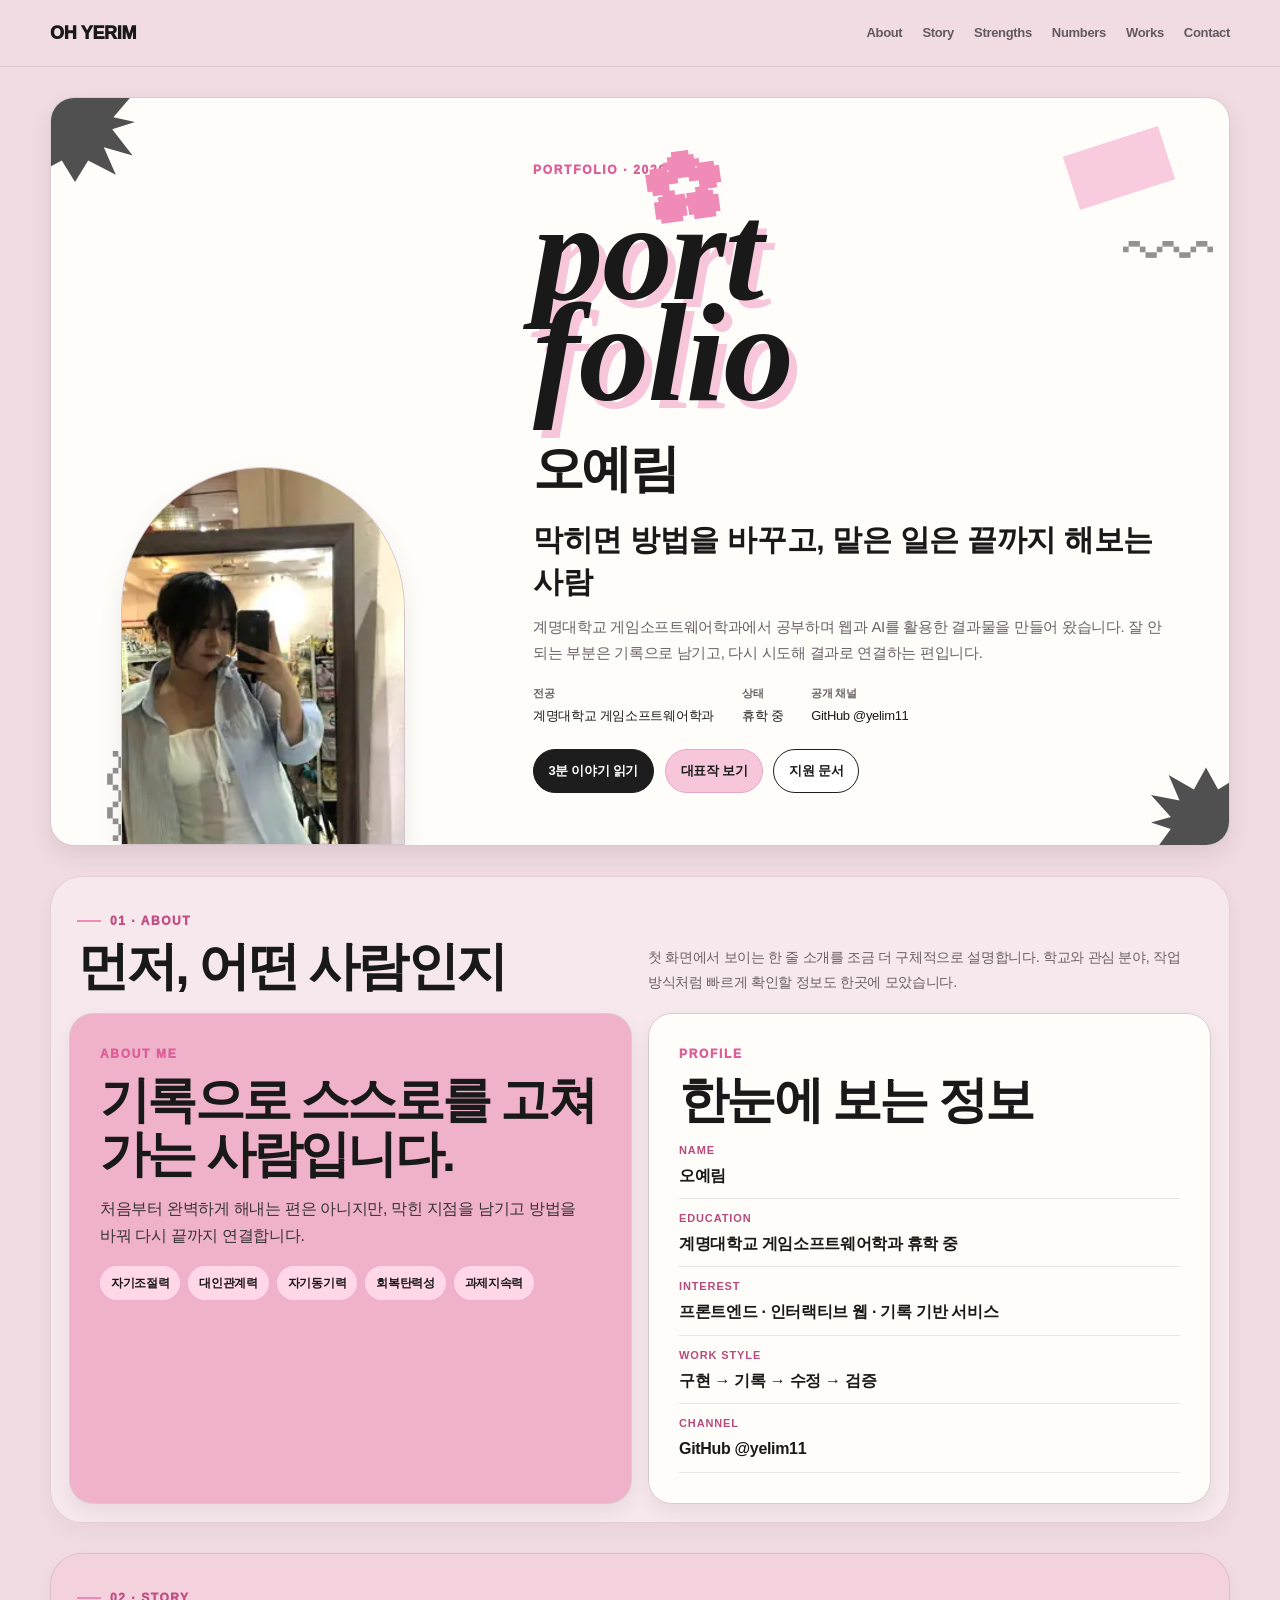
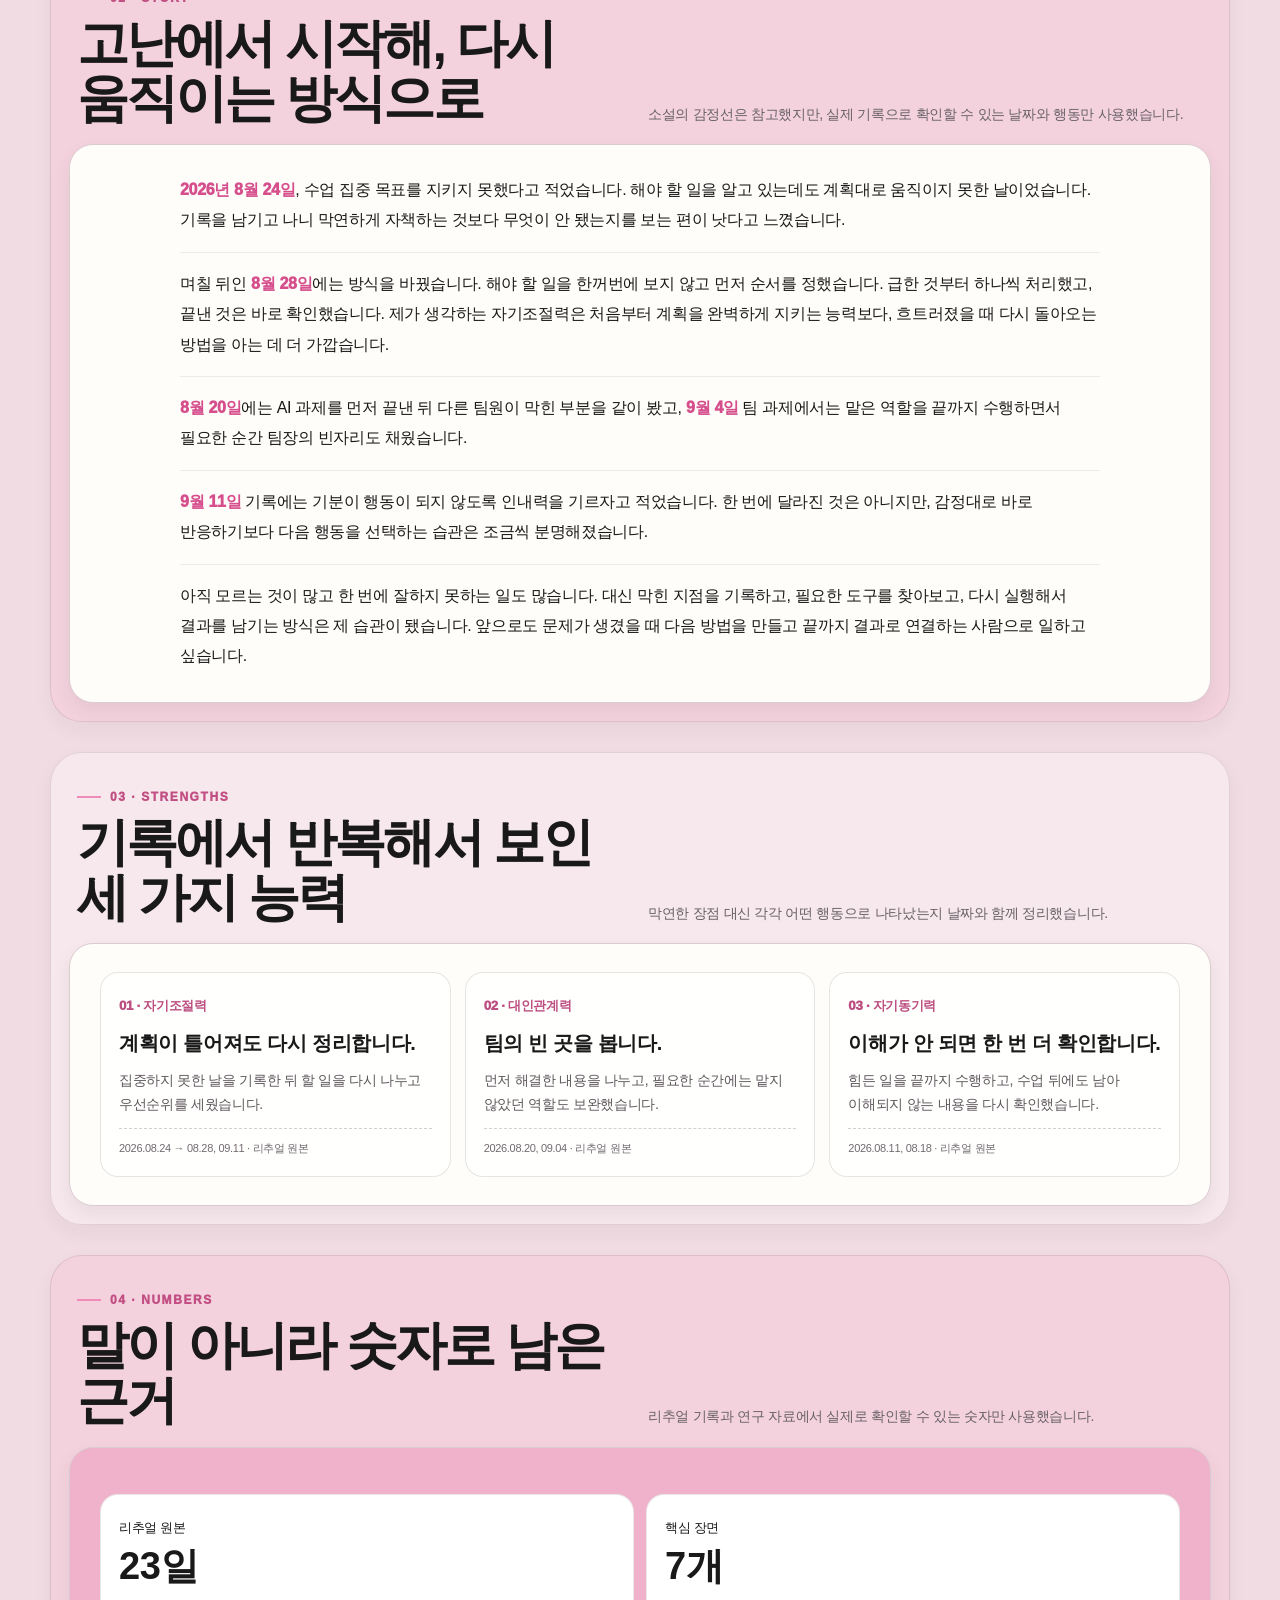
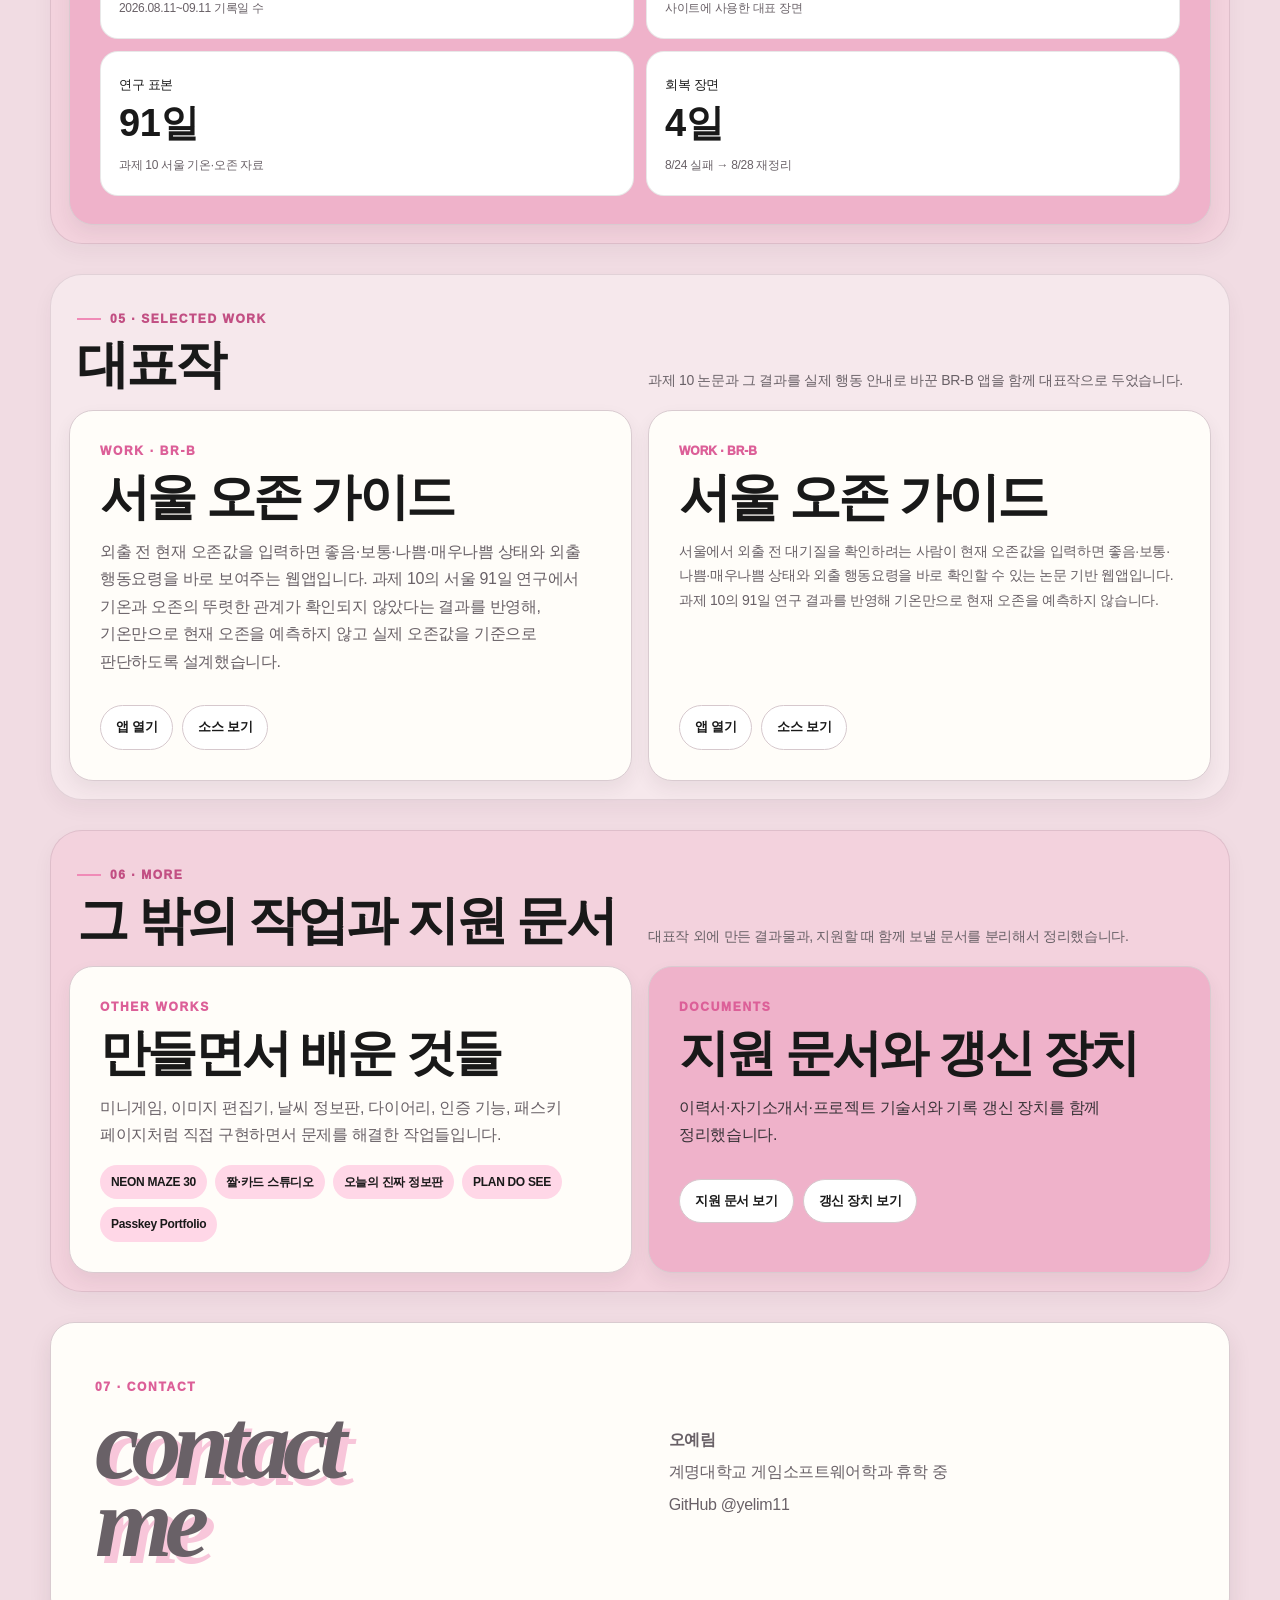
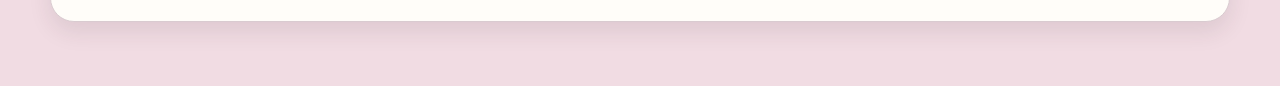
<file: index.html>
<!doctype html><html lang="ko"><head><meta charset="utf-8"><meta name="viewport" content="width=device-width,initial-scale=1"><meta name="description" content="오예림 포트폴리오"><title>오예림 | Portfolio</title><link rel="stylesheet" href="portfolio.css"><link rel="stylesheet" href="motion.css"><link rel="stylesheet" href="separation.css"></head><body><nav class="nav"><div class="wrap navin"><a class="brand" href="#top">OH YERIM</a><a href="#about">About</a><a href="#story">Story</a><a href="#strengths">Strengths</a><a href="#numbers">Numbers</a><a href="#works">Works</a><a href="#contact">Contact</a></div></nav><main id="top"><div class="wrap deck"><section class="card hero reveal show"><span class="star tl"></span><span class="star br"></span><span class="tape"></span><span class="squiggle sq1">〰</span><span class="squiggle sq2">〰</span><div class="hero-left"><div class="photo-frame"><img src="assets/profile.webp" alt="오예림 프로필 사진"></div></div><div class="hero-right"><div class="eyebrow">PORTFOLIO · 2026</div><div class="mega" aria-hidden="true"><span class="flower">✿</span><span>port</span><span>folio</span></div><h1 class="name">오예림</h1><p class="lead">막히면 방법을 바꾸고, 맡은 일은 끝까지 해보는 사람</p><p class="desc">계명대학교 게임소프트웨어학과에서 공부하며 웹과 AI를 활용한 결과물을 만들어 왔습니다. 잘 안 되는 부분은 기록으로 남기고, 다시 시도해 결과로 연결하는 편입니다.</p><div class="meta"><div><strong>전공</strong>계명대학교 게임소프트웨어학과</div><div><strong>상태</strong>휴학 중</div><div><strong>공개 채널</strong>GitHub @yelim11</div></div><div class="actions"><a class="btn primary" href="#story">3분 이야기 읽기</a><a class="btn pink" href="#works">대표작 보기</a><a class="btn" href="documents.html">지원 문서</a></div></div></section><section id="about" class="section-group"><header class="group-head reveal"><div><div class="group-index">01 · ABOUT</div><h2>먼저, 어떤 사람인지</h2></div><p>첫 화면에서 보이는 한 줄 소개를 조금 더 구체적으로 설명합니다. 학교와 관심 분야, 작업 방식처럼 빠르게 확인할 정보도 한곳에 모았습니다.</p></header><div class="group-grid"><article class="card section-card pink-card about-card reveal"><div class="eyebrow">ABOUT ME</div><h2>기록으로 스스로를 고쳐 가는 사람입니다.</h2><p>처음부터 완벽하게 해내는 편은 아니지만, 막힌 지점을 남기고 방법을 바꿔 다시 끝까지 연결합니다.</p><div class="chips"><span class="chip">자기조절력</span><span class="chip">대인관계력</span><span class="chip">자기동기력</span><span class="chip">회복탄력성</span><span class="chip">과제지속력</span></div></article><article class="card section-card about-card reveal"><div class="eyebrow">PROFILE</div><h2>한눈에 보는 정보</h2><div class="profile-list"><div><strong>NAME</strong><span>오예림</span></div><div><strong>EDUCATION</strong><span>계명대학교 게임소프트웨어학과 휴학 중</span></div><div><strong>INTEREST</strong><span>프론트엔드 · 인터랙티브 웹 · 기록 기반 서비스</span></div><div><strong>WORK STYLE</strong><span>구현 → 기록 → 수정 → 검증</span></div><div><strong>CHANNEL</strong><span>GitHub @yelim11</span></div></div></article></div></section><section id="story" class="section-group alt"><header class="group-head reveal"><div><div class="group-index">02 · STORY</div><h2>고난에서 시작해, 다시 움직이는 방식으로</h2></div><p>소설의 감정선은 참고했지만, 실제 기록으로 확인할 수 있는 날짜와 행동만 사용했습니다.</p></header><div class="group-grid one"><article class="card story-card reveal"><div class="story-body"><p><span class="date">2026년 8월 24일</span>, 수업 집중 목표를 지키지 못했다고 적었습니다. 해야 할 일을 알고 있는데도 계획대로 움직이지 못한 날이었습니다. 기록을 남기고 나니 막연하게 자책하는 것보다 무엇이 안 됐는지를 보는 편이 낫다고 느꼈습니다.</p><p>며칠 뒤인 <span class="date">8월 28일</span>에는 방식을 바꿨습니다. 해야 할 일을 한꺼번에 보지 않고 먼저 순서를 정했습니다. 급한 것부터 하나씩 처리했고, 끝낸 것은 바로 확인했습니다. 제가 생각하는 자기조절력은 처음부터 계획을 완벽하게 지키는 능력보다, 흐트러졌을 때 다시 돌아오는 방법을 아는 데 더 가깝습니다.</p><p><span class="date">8월 20일</span>에는 AI 과제를 먼저 끝낸 뒤 다른 팀원이 막힌 부분을 같이 봤고, <span class="date">9월 4일</span> 팀 과제에서는 맡은 역할을 끝까지 수행하면서 필요한 순간 팀장의 빈자리도 채웠습니다.</p><p><span class="date">9월 11일</span> 기록에는 기분이 행동이 되지 않도록 인내력을 기르자고 적었습니다. 한 번에 달라진 것은 아니지만, 감정대로 바로 반응하기보다 다음 행동을 선택하는 습관은 조금씩 분명해졌습니다.</p><p>아직 모르는 것이 많고 한 번에 잘하지 못하는 일도 많습니다. 대신 막힌 지점을 기록하고, 필요한 도구를 찾아보고, 다시 실행해서 결과를 남기는 방식은 제 습관이 됐습니다. 앞으로도 문제가 생겼을 때 다음 방법을 만들고 끝까지 결과로 연결하는 사람으로 일하고 싶습니다.</p></div></article></div></section><section id="strengths" class="section-group"><header class="group-head reveal"><div><div class="group-index">03 · STRENGTHS</div><h2>기록에서 반복해서 보인 세 가지 능력</h2></div><p>막연한 장점 대신 각각 어떤 행동으로 나타났는지 날짜와 함께 정리했습니다.</p></header><div class="group-grid one"><article class="card strength-card reveal"><div class="ability-grid"><article class="ability"><small>01 · 자기조절력</small><h3>계획이 틀어져도 다시 정리합니다.</h3><p>집중하지 못한 날을 기록한 뒤 할 일을 다시 나누고 우선순위를 세웠습니다.</p><div class="evidence">2026.08.24 → 08.28, 09.11 · 리추얼 원본</div></article><article class="ability"><small>02 · 대인관계력</small><h3>팀의 빈 곳을 봅니다.</h3><p>먼저 해결한 내용을 나누고, 필요한 순간에는 맡지 않았던 역할도 보완했습니다.</p><div class="evidence">2026.08.20, 09.04 · 리추얼 원본</div></article><article class="ability"><small>03 · 자기동기력</small><h3>이해가 안 되면 한 번 더 확인합니다.</h3><p>힘든 일을 끝까지 수행하고, 수업 뒤에도 남아 이해되지 않는 내용을 다시 확인했습니다.</p><div class="evidence">2026.08.11, 08.18 · 리추얼 원본</div></article></div></article></div></section><section id="numbers" class="section-group alt"><header class="group-head reveal"><div><div class="group-index">04 · NUMBERS</div><h2>말이 아니라 숫자로 남은 근거</h2></div><p>리추얼 기록과 연구 자료에서 실제로 확인할 수 있는 숫자만 사용했습니다.</p></header><div class="group-grid one"><article class="card numbers-card reveal"><div class="stats"><div class="stat"><small>리추얼 원본</small><b>23일</b><span>2026.08.11~09.11 기록일 수</span></div><div class="stat"><small>핵심 장면</small><b>7개</b><span>사이트에 사용한 대표 장면</span></div><div class="stat"><small>연구 표본</small><b>91일</b><span>과제 10 서울 기온·오존 자료</span></div><div class="stat"><small>회복 장면</small><b>4일</b><span>8/24 실패 → 8/28 재정리</span></div></div></article></div></section><section id="works" class="section-group"><header class="group-head reveal"><div><div class="group-index">05 · SELECTED WORK</div><h2>대표작</h2></div><p>과제 10 논문과 그 결과를 실제 외출 판단에 활용한 BR-B 앱을 함께 대표작으로 두었습니다.</p></header><div class="group-grid works-grid"><article class="card section-card work-card reveal"><div class="eyebrow">WORK · 10</div><h2>서울의 기온과 오존 자료값 관계 탐구</h2><p>2025년 4~6월 서울의 91일 데이터를 분석했습니다. 전체 Pearson 상관계수는 -0.0697, p값은 0.5115였고, 예상했던 단순한 양의 관계는 이 표본에서 확인되지 않았습니다. 결과를 가설에 맞추지 않고 그대로 해석했습니다.</p><div class="links"><a class="mini" href="paper.html">논문 읽기</a></div></article><article class="card section-card work-card reveal"><div class="eyebrow">WORK · BR-B</div><h2>서울 오존 가이드</h2><p>외출 전 현재 오존값을 입력하면 좋음·보통·나쁨·매우나쁨 상태와 외출 행동요령을 바로 보여주는 웹앱입니다. 과제 10의 서울 91일 연구에서 기온과 오존의 뚜렷한 관계가 확인되지 않았다는 결과를 반영해, 기온만으로 현재 오존을 예측하지 않고 실제 오존값을 기준으로 판단하도록 설계했습니다.</p><div class="links"><a class="mini" href="https://yelim11.github.io/SKT_ALEPH_ozone-heart/" target="_blank" rel="noopener">앱 열기</a><a class="mini" href="https://github.com/yelim11/SKT_ALEPH_ozone-heart" target="_blank" rel="noopener">소스 보기</a></div></article></div></section><section class="section-group alt"><header class="group-head reveal"><div><div class="group-index">06 · MORE</div><h2>그 밖의 작업과 지원 문서</h2></div><p>대표작 외에 만든 결과물과, 지원할 때 함께 보낼 문서를 분리해서 정리했습니다.</p></header><div class="group-grid resources-grid"><article class="card section-card reveal"><div class="eyebrow">OTHER WORKS</div><h2>만들면서 배운 것들</h2><p class="muted">미니게임, 이미지 편집기, 날씨 정보판, 다이어리, 인증 기능, 패스키 페이지처럼 직접 구현하면서 문제를 해결한 작업들입니다.</p><div class="chips"><span class="chip">NEON MAZE 30</span><span class="chip">짤·카드 스튜디오</span><span class="chip">오늘의 진짜 정보판</span><span class="chip">PLAN DO SEE</span><span class="chip">Passkey Portfolio</span></div></article><article class="card section-card pink-card reveal"><div class="eyebrow">DOCUMENTS</div><h2>지원 문서와 갱신 장치</h2><p>이력서·자기소개서·프로젝트 기술서와 기록 갱신 장치를 함께 정리했습니다.</p><div class="links"><a class="mini" href="documents.html">지원 문서 보기</a><a class="mini" href="refresh-tool.html">갱신 장치 보기</a></div></article></div></section><section id="contact" class="card contact reveal"><div><div class="eyebrow">07 · CONTACT</div><p class="contact-title">contact<br>me</p></div><div><p><strong>오예림</strong></p><p>계명대학교 게임소프트웨어학과 휴학 중</p><p><a href="https://github.com/yelim11" target="_blank" rel="noopener">GitHub @yelim11</a></p></div></section></div></main><script src="motion.js"></script></body></html>
</file>
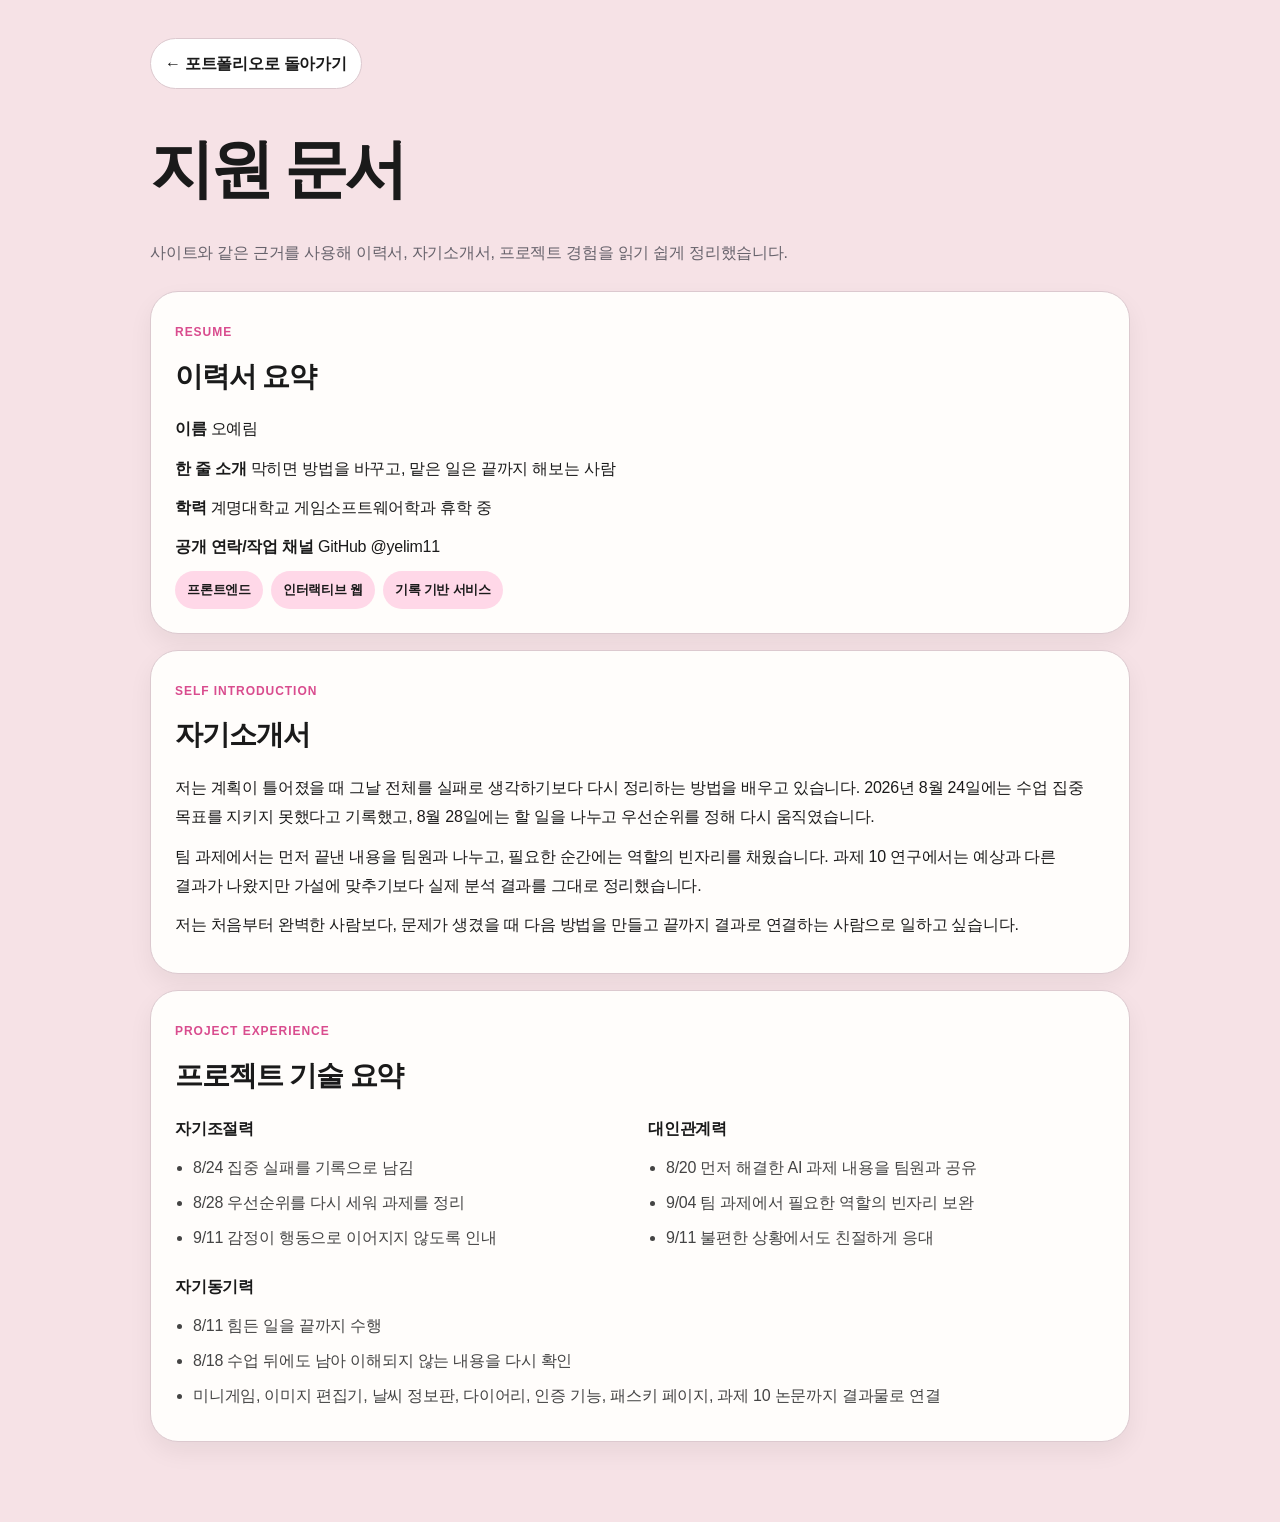
<file: documents.html>
<!doctype html>
<html lang="ko">
<head>
  <meta charset="utf-8">
  <meta name="viewport" content="width=device-width,initial-scale=1">
  <title>오예림 | 지원 문서</title>
  <style>
    :root{--bg:#f6e2e6;--paper:#fffdfb;--ink:#1a1a1a;--muted:#66626b;--line:#dcc9cf;--pink:#f18ab6;--pink-soft:#ffd8e8;--max:980px}
    *{box-sizing:border-box}
    body{margin:0;background:var(--bg);color:var(--ink);font-family:Pretendard,"Noto Sans KR",sans-serif;line-height:1.82;letter-spacing:-.015em}
    main{width:min(var(--max),calc(100% - 32px));margin:38px auto 80px}
    a{color:inherit;text-decoration:none}
    .back{display:inline-flex;padding:10px 14px;border-radius:999px;border:1px solid var(--line);background:#fff;margin-bottom:22px;font-weight:700}
    h1{font-size:clamp(38px,7vw,64px);margin:0 0 10px;letter-spacing:-.06em;word-break:keep-all}
    .lead{margin:0 0 24px;color:var(--muted);font-size:16px}
    .box{background:var(--paper);border:1px solid var(--line);border-radius:28px;padding:24px;margin:16px 0;box-shadow:0 10px 24px rgba(0,0,0,.06)}
    .tag{display:inline-block;font-size:12px;font-weight:900;letter-spacing:.08em;color:#d94c8e;margin-bottom:8px}
    h2{margin:0 0 12px;font-size:28px;letter-spacing:-.04em;word-break:keep-all}
    p{margin:0 0 10px;word-break:keep-all}
    ul{margin:10px 0 0;padding-left:18px}
    li{margin:6px 0;color:#444}
    .grid{display:grid;grid-template-columns:1fr 1fr;gap:16px}
    .chiprow{display:flex;gap:8px;flex-wrap:wrap;margin-top:10px}
    .chip{padding:7px 12px;border-radius:999px;background:var(--pink-soft);font-size:13px;font-weight:700}
    @media (max-width:760px){.grid{grid-template-columns:1fr}.box{padding:20px}main{width:calc(100% - 18px)}}
  </style>
</head>
<body>
  <main>
    <a class="back" href="/SKT-ALEPH-profile/">← 포트폴리오로 돌아가기</a>
    <h1>지원 문서</h1>
    <p class="lead">사이트와 같은 근거를 사용해 이력서, 자기소개서, 프로젝트 경험을 읽기 쉽게 정리했습니다.</p>
    <section class="box">
      <div class="tag">RESUME</div><h2>이력서 요약</h2>
      <p><strong>이름</strong> 오예림</p>
      <p><strong>한 줄 소개</strong> 막히면 방법을 바꾸고, 맡은 일은 끝까지 해보는 사람</p>
      <p><strong>학력</strong> 계명대학교 게임소프트웨어학과 휴학 중</p>
      <p><strong>공개 연락/작업 채널</strong> <a href="https://github.com/yelim11" target="_blank" rel="noopener">GitHub @yelim11</a></p>
      <div class="chiprow"><span class="chip">프론트엔드</span><span class="chip">인터랙티브 웹</span><span class="chip">기록 기반 서비스</span></div>
    </section>
    <section class="box">
      <div class="tag">SELF INTRODUCTION</div><h2>자기소개서</h2>
      <p>저는 계획이 틀어졌을 때 그날 전체를 실패로 생각하기보다 다시 정리하는 방법을 배우고 있습니다. 2026년 8월 24일에는 수업 집중 목표를 지키지 못했다고 기록했고, 8월 28일에는 할 일을 나누고 우선순위를 정해 다시 움직였습니다.</p>
      <p>팀 과제에서는 먼저 끝낸 내용을 팀원과 나누고, 필요한 순간에는 역할의 빈자리를 채웠습니다. 과제 10 연구에서는 예상과 다른 결과가 나왔지만 가설에 맞추기보다 실제 분석 결과를 그대로 정리했습니다.</p>
      <p>저는 처음부터 완벽한 사람보다, 문제가 생겼을 때 다음 방법을 만들고 끝까지 결과로 연결하는 사람으로 일하고 싶습니다.</p>
    </section>
    <section class="box">
      <div class="tag">PROJECT EXPERIENCE</div><h2>프로젝트 기술 요약</h2>
      <div class="grid"><div><p><strong>자기조절력</strong></p><ul><li>8/24 집중 실패를 기록으로 남김</li><li>8/28 우선순위를 다시 세워 과제를 정리</li><li>9/11 감정이 행동으로 이어지지 않도록 인내</li></ul></div><div><p><strong>대인관계력</strong></p><ul><li>8/20 먼저 해결한 AI 과제 내용을 팀원과 공유</li><li>9/04 팀 과제에서 필요한 역할의 빈자리 보완</li><li>9/11 불편한 상황에서도 친절하게 응대</li></ul></div></div>
      <div style="margin-top:14px"><p><strong>자기동기력</strong></p><ul><li>8/11 힘든 일을 끝까지 수행</li><li>8/18 수업 뒤에도 남아 이해되지 않는 내용을 다시 확인</li><li>미니게임, 이미지 편집기, 날씨 정보판, 다이어리, 인증 기능, 패스키 페이지, 과제 10 논문까지 결과물로 연결</li></ul></div>
    </section>
  </main>
</body>
</html>
</file>
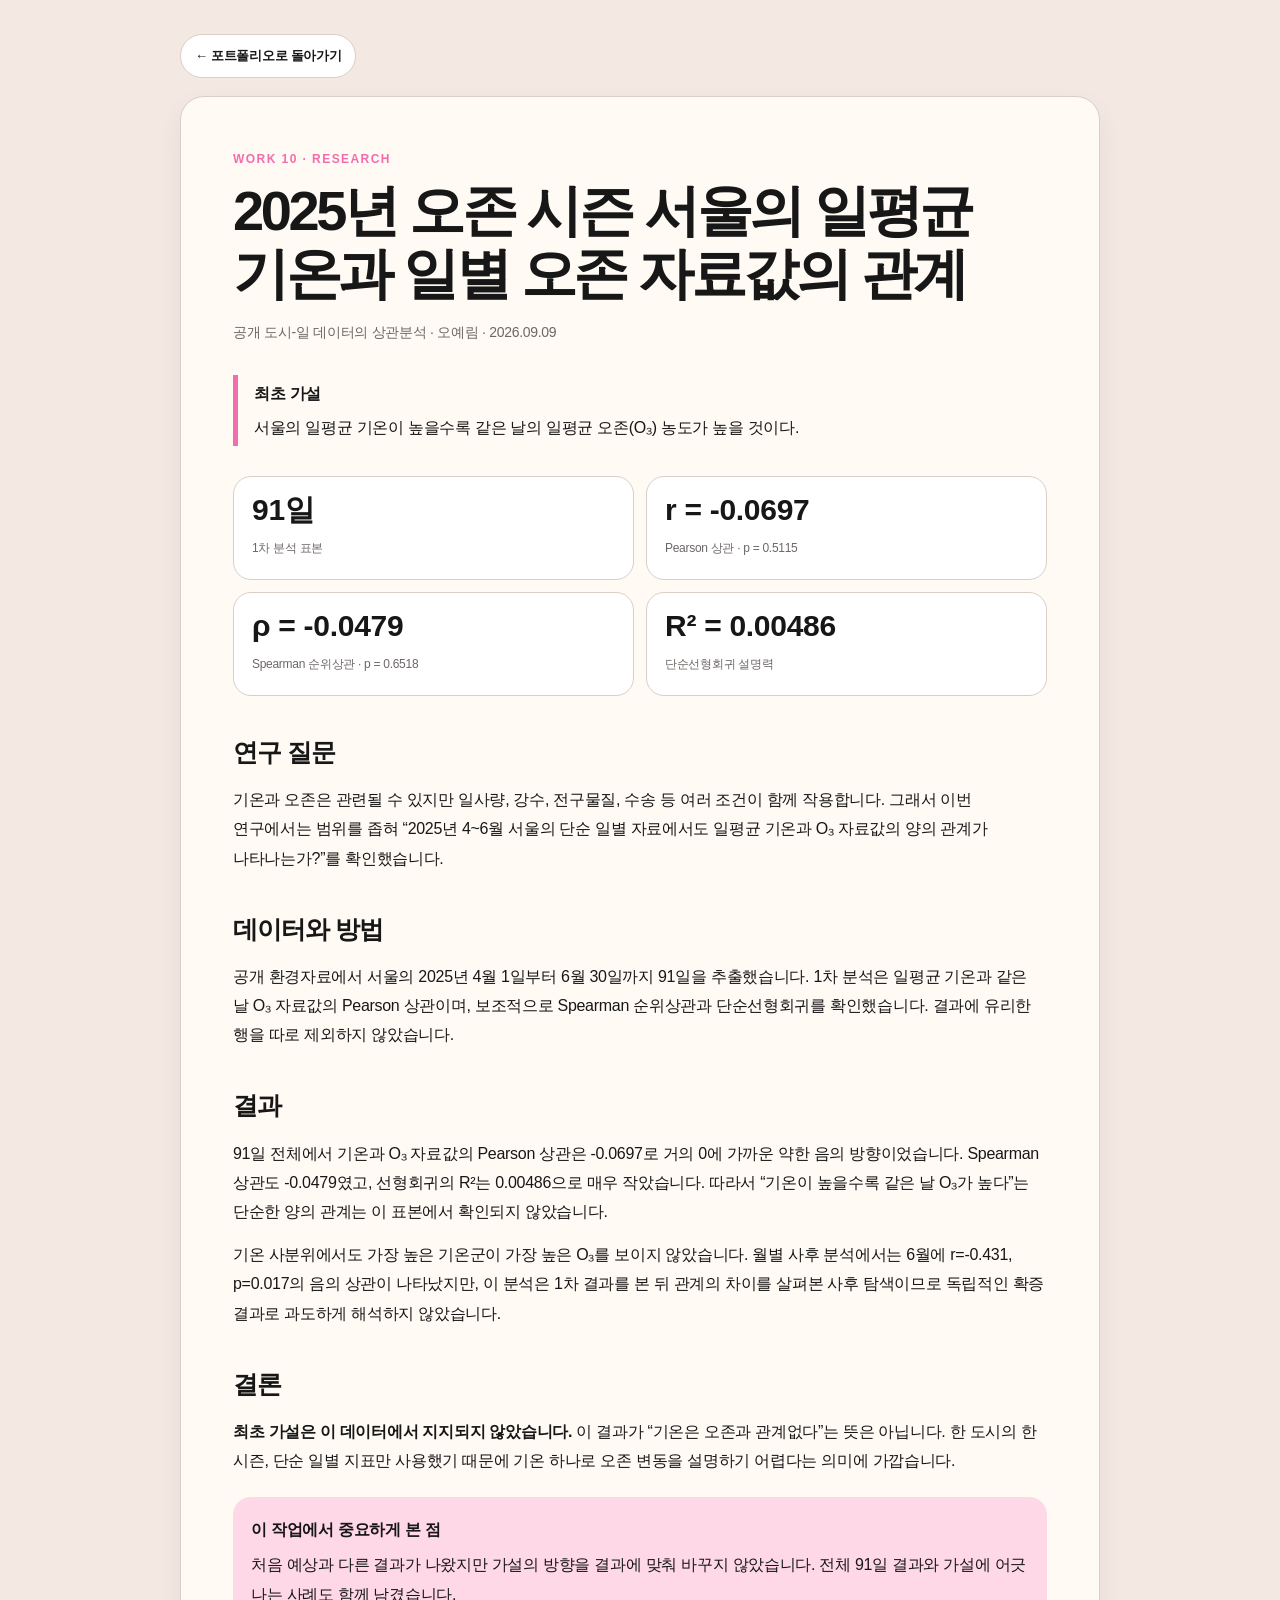
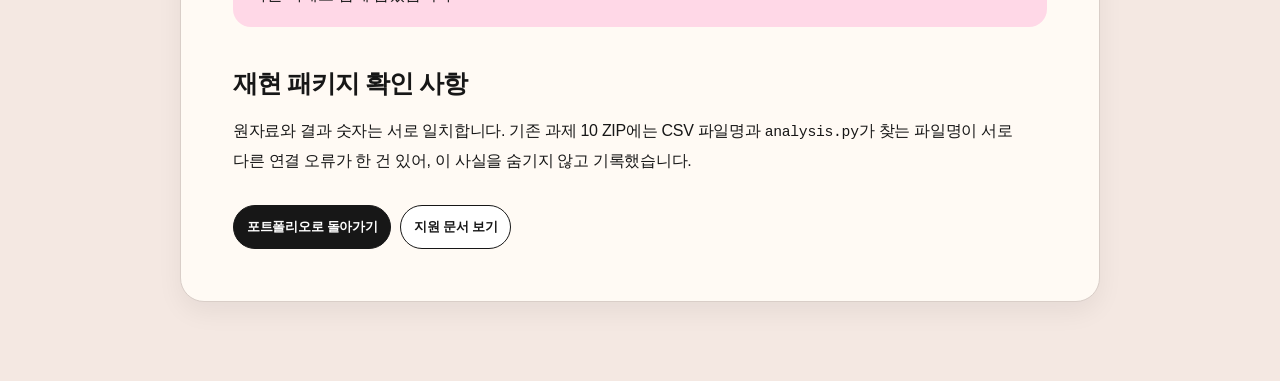
<file: paper.html>
<!doctype html>
<html lang="ko">
<head>
<meta charset="utf-8">
<meta name="viewport" content="width=device-width,initial-scale=1">
<title>과제 10 | 서울 기온과 오존 관계 탐구</title>
<style>
:root{--bg:#f4e8e2;--paper:#fffaf4;--ink:#171717;--muted:#6d6765;--pink:#f36dac;--pink-soft:#ffd8e7;--line:#d9cec8;--max:920px;--radius:24px}
*{box-sizing:border-box}body{margin:0;background:var(--bg);color:var(--ink);font-family:Pretendard,"Noto Sans KR","Apple SD Gothic Neo","Malgun Gothic",sans-serif;line-height:1.82;letter-spacing:-.018em}a{color:inherit;text-decoration:none}.shell{width:min(var(--max),calc(100% - 28px));margin:34px auto 80px}.back{display:inline-flex;min-height:42px;align-items:center;padding:9px 14px;border-radius:999px;border:1px solid var(--line);background:#fff;font-size:13px;font-weight:900;margin-bottom:18px}.paper{background:var(--paper);border:1px solid var(--line);border-radius:var(--radius);padding:clamp(24px,5vw,52px);box-shadow:0 10px 26px rgba(0,0,0,.06)}.eyebrow{font-size:12px;font-weight:900;letter-spacing:.12em;color:var(--pink);margin-bottom:10px}h1{font-size:clamp(34px,5vw,56px);line-height:1.12;letter-spacing:-.06em;margin:0 0 14px;word-break:keep-all}.meta{color:var(--muted);margin:0 0 30px;font-size:14px}.summary{display:grid;grid-template-columns:repeat(2,minmax(0,1fr));gap:12px;margin:22px 0 34px}.box{border:1px solid var(--line);border-radius:18px;padding:18px;background:#fff}.box b{display:block;font-size:30px;line-height:1;margin-bottom:7px}.box span{font-size:12px;color:var(--muted)}h2{font-size:25px;margin:34px 0 10px;letter-spacing:-.04em;word-break:keep-all}p{margin:0 0 14px;word-break:keep-all}.note{background:var(--pink-soft);border-radius:18px;padding:18px;margin-top:22px}.note strong{display:block;margin-bottom:6px}.hypothesis{border-left:5px solid var(--pink);padding:4px 0 4px 16px;margin:22px 0 30px}.hypothesis strong{display:block;margin-bottom:4px}.actions{display:flex;gap:9px;flex-wrap:wrap;margin-top:30px}.btn{display:inline-flex;align-items:center;min-height:42px;padding:9px 13px;border-radius:999px;border:1px solid var(--ink);background:#fff;font-size:13px;font-weight:900}.btn.primary{background:var(--ink);color:#fff}code{font-family:ui-monospace,SFMono-Regular,Menlo,Consolas,monospace;font-size:.92em}@media(max-width:640px){.summary{grid-template-columns:1fr}.paper{padding:22px}.shell{width:calc(100% - 18px)}}
</style>
</head>
<body>
<main class="shell">
<a class="back" href="index.html">← 포트폴리오로 돌아가기</a>
<article class="paper">
<div class="eyebrow">WORK 10 · RESEARCH</div>
<h1>2025년 오존 시즌 서울의 일평균 기온과 일별 오존 자료값의 관계</h1>
<p class="meta">공개 도시-일 데이터의 상관분석 · 오예림 · 2026.09.09</p>
<div class="hypothesis"><strong>최초 가설</strong>서울의 일평균 기온이 높을수록 같은 날의 일평균 오존(O₃) 농도가 높을 것이다.</div>
<div class="summary">
<div class="box"><b>91일</b><span>1차 분석 표본</span></div>
<div class="box"><b>r = -0.0697</b><span>Pearson 상관 · p = 0.5115</span></div>
<div class="box"><b>ρ = -0.0479</b><span>Spearman 순위상관 · p = 0.6518</span></div>
<div class="box"><b>R² = 0.00486</b><span>단순선형회귀 설명력</span></div>
</div>
<h2>연구 질문</h2>
<p>기온과 오존은 관련될 수 있지만 일사량, 강수, 전구물질, 수송 등 여러 조건이 함께 작용합니다. 그래서 이번 연구에서는 범위를 좁혀 “2025년 4~6월 서울의 단순 일별 자료에서도 일평균 기온과 O₃ 자료값의 양의 관계가 나타나는가?”를 확인했습니다.</p>
<h2>데이터와 방법</h2>
<p>공개 환경자료에서 서울의 2025년 4월 1일부터 6월 30일까지 91일을 추출했습니다. 1차 분석은 일평균 기온과 같은 날 O₃ 자료값의 Pearson 상관이며, 보조적으로 Spearman 순위상관과 단순선형회귀를 확인했습니다. 결과에 유리한 행을 따로 제외하지 않았습니다.</p>
<h2>결과</h2>
<p>91일 전체에서 기온과 O₃ 자료값의 Pearson 상관은 -0.0697로 거의 0에 가까운 약한 음의 방향이었습니다. Spearman 상관도 -0.0479였고, 선형회귀의 R²는 0.00486으로 매우 작았습니다. 따라서 “기온이 높을수록 같은 날 O₃가 높다”는 단순한 양의 관계는 이 표본에서 확인되지 않았습니다.</p>
<p>기온 사분위에서도 가장 높은 기온군이 가장 높은 O₃를 보이지 않았습니다. 월별 사후 분석에서는 6월에 r=-0.431, p=0.017의 음의 상관이 나타났지만, 이 분석은 1차 결과를 본 뒤 관계의 차이를 살펴본 사후 탐색이므로 독립적인 확증 결과로 과도하게 해석하지 않았습니다.</p>
<h2>결론</h2>
<p><strong>최초 가설은 이 데이터에서 지지되지 않았습니다.</strong> 이 결과가 “기온은 오존과 관계없다”는 뜻은 아닙니다. 한 도시의 한 시즌, 단순 일별 지표만 사용했기 때문에 기온 하나로 오존 변동을 설명하기 어렵다는 의미에 가깝습니다.</p>
<div class="note"><strong>이 작업에서 중요하게 본 점</strong>처음 예상과 다른 결과가 나왔지만 가설의 방향을 결과에 맞춰 바꾸지 않았습니다. 전체 91일 결과와 가설에 어긋나는 사례도 함께 남겼습니다.</div>
<h2>재현 패키지 확인 사항</h2>
<p>원자료와 결과 숫자는 서로 일치합니다. 기존 과제 10 ZIP에는 CSV 파일명과 <code>analysis.py</code>가 찾는 파일명이 서로 다른 연결 오류가 한 건 있어, 이 사실을 숨기지 않고 기록했습니다.</p>
<div class="actions"><a class="btn primary" href="index.html">포트폴리오로 돌아가기</a><a class="btn" href="documents.html">지원 문서 보기</a></div>
</article>
</main>
</body>
</html>
</file>
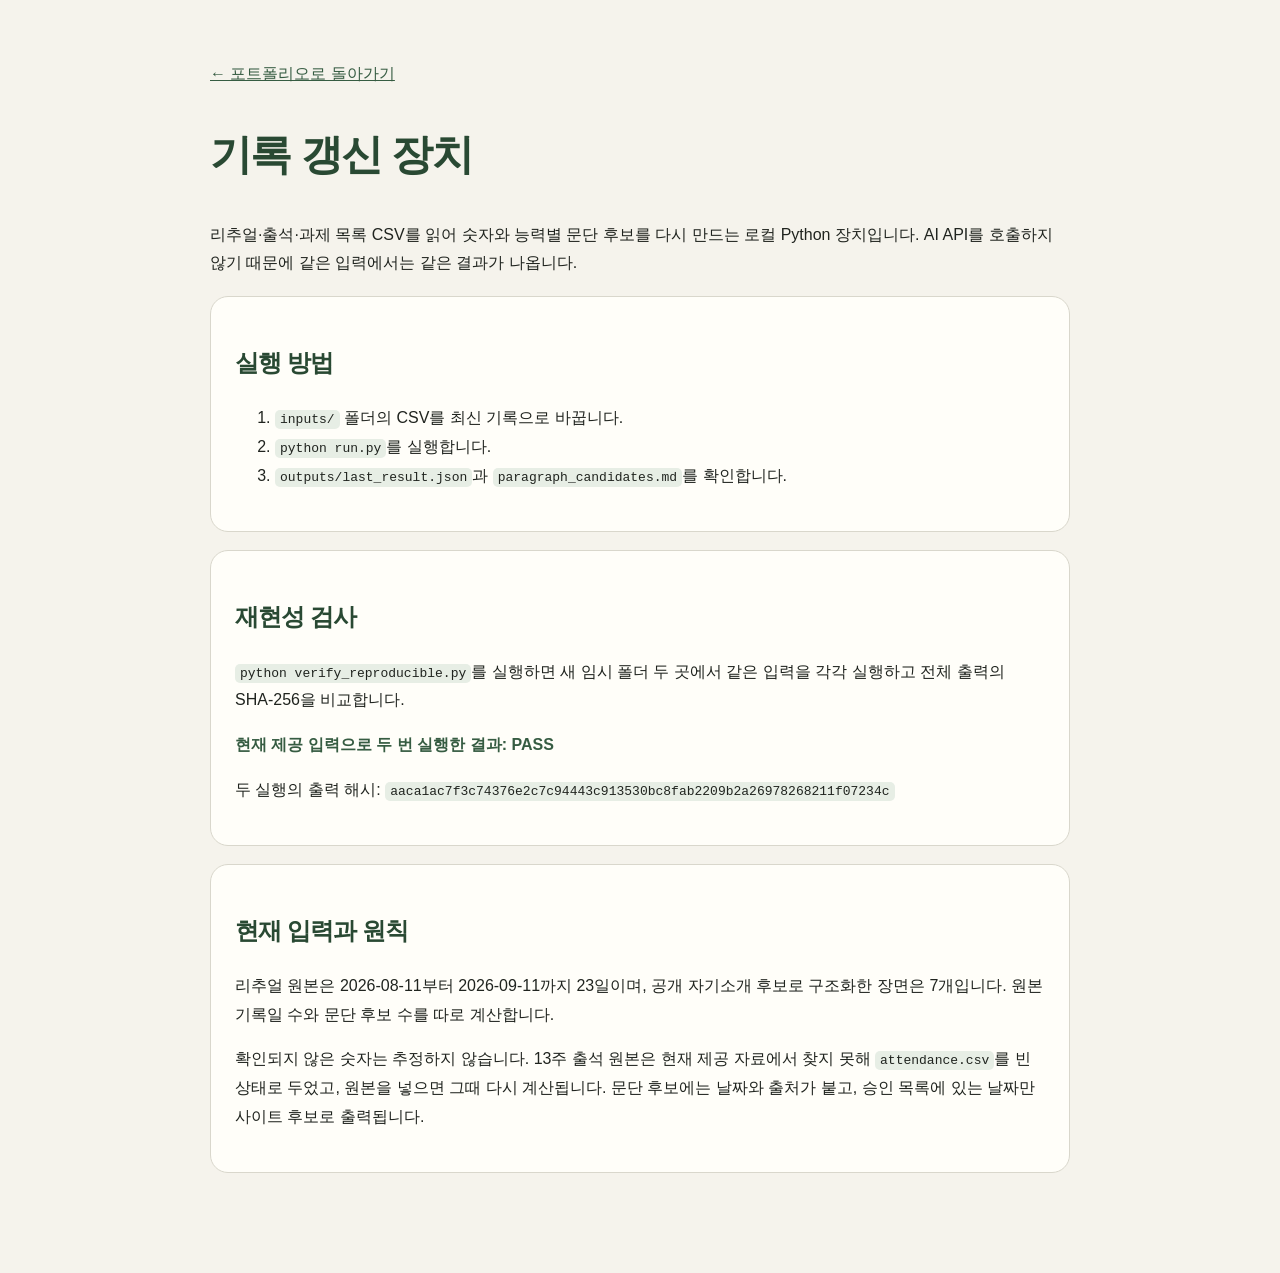
<file: refresh-tool.html>
<!doctype html><html lang="ko"><head><meta charset="utf-8"><meta name="viewport" content="width=device-width,initial-scale=1"><title>오예림 | 기록 갱신 장치</title><style>body{margin:0;background:#f5f3ec;color:#20241f;font-family:Pretendard,"Noto Sans KR",sans-serif;line-height:1.8}main{width:min(860px,calc(100% - 36px));margin:60px auto 100px}a{color:#365c42}h1,h2{color:#294933;letter-spacing:-.04em}h1{font-size:42px}.box{background:#fffef9;border:1px solid #d9d7cc;border-radius:18px;padding:24px;margin:18px 0}code{background:#e7eee5;padding:2px 5px;border-radius:5px}.pass{font-weight:900;color:#365c42}</style></head><body><main><a href="index.html">← 포트폴리오로 돌아가기</a><h1>기록 갱신 장치</h1><p>리추얼·출석·과제 목록 CSV를 읽어 숫자와 능력별 문단 후보를 다시 만드는 로컬 Python 장치입니다. AI API를 호출하지 않기 때문에 같은 입력에서는 같은 결과가 나옵니다.</p><div class="box"><h2>실행 방법</h2><ol><li><code>inputs/</code> 폴더의 CSV를 최신 기록으로 바꿉니다.</li><li><code>python run.py</code>를 실행합니다.</li><li><code>outputs/last_result.json</code>과 <code>paragraph_candidates.md</code>를 확인합니다.</li></ol></div><div class="box"><h2>재현성 검사</h2><p><code>python verify_reproducible.py</code>를 실행하면 새 임시 폴더 두 곳에서 같은 입력을 각각 실행하고 전체 출력의 SHA-256을 비교합니다.</p><p class="pass">현재 제공 입력으로 두 번 실행한 결과: PASS</p><p>두 실행의 출력 해시: <code>aaca1ac7f3c74376e2c7c94443c913530bc8fab2209b2a26978268211f07234c</code></p></div><div class="box"><h2>현재 입력과 원칙</h2><p>리추얼 원본은 2026-08-11부터 2026-09-11까지 23일이며, 공개 자기소개 후보로 구조화한 장면은 7개입니다. 원본 기록일 수와 문단 후보 수를 따로 계산합니다.</p><p>확인되지 않은 숫자는 추정하지 않습니다. 13주 출석 원본은 현재 제공 자료에서 찾지 못해 <code>attendance.csv</code>를 빈 상태로 두었고, 원본을 넣으면 그때 다시 계산됩니다. 문단 후보에는 날짜와 출처가 붙고, 승인 목록에 있는 날짜만 사이트 후보로 출력됩니다.</p></div></main></body></html>
</file>
<file: portfolio.css>
:root{--bg:#f1dce3;--paper:#fffdf9;--ink:#191919;--muted:#696167;--pink:#f08bb7;--pink2:#f8c6da;--line:#d9cbd0;--max:1180px;--r:24px}*{box-sizing:border-box}html{scroll-behavior:smooth}body{margin:0;background:var(--bg);color:var(--ink);font-family:Pretendard,'Noto Sans KR','Apple SD Gothic Neo','Malgun Gothic',sans-serif;line-height:1.72;letter-spacing:-.02em}a{color:inherit;text-decoration:none}h1,h2,h3,p{word-break:keep-all;overflow-wrap:normal}.wrap{width:min(var(--max),calc(100% - 32px));margin:auto}.nav{position:sticky;top:0;z-index:30;background:rgba(241,220,227,.94);backdrop-filter:blur(12px);border-bottom:1px solid rgba(0,0,0,.08)}.navin{height:66px;display:flex;align-items:center;gap:20px}.brand{font-weight:950;font-size:18px;margin-right:auto}.navin a:not(.brand){font-size:13px;font-weight:800;color:#625a60}main{padding:30px 0 64px}.deck{display:grid;grid-template-columns:repeat(2,minmax(0,1fr));gap:18px}.card{position:relative;isolation:isolate;overflow:hidden;background:var(--paper);border:1px solid var(--line);border-radius:var(--r);box-shadow:0 10px 22px rgba(60,42,50,.10)}.card>*{position:relative;z-index:2}.hero{grid-column:1/-1;min-height:620px;display:grid;grid-template-columns:36% 64%;align-items:stretch}.hero-left{position:relative;display:flex;align-items:end;justify-content:center;padding:38px 30px 0;overflow:hidden}.photo-frame{width:min(78%,300px);aspect-ratio:3/4;border-radius:160px 160px 0 0;background:linear-gradient(180deg,#f2e5e9,#d6c8ce);display:block;overflow:hidden;border:1px solid #d4c5cb;box-shadow:0 12px 24px rgba(0,0,0,.08)}.photo-frame img{width:100%;height:100%;object-fit:cover;object-position:50% 46%;display:block}.hero-right{padding:62px 58px 52px;display:flex;flex-direction:column;justify-content:center}.eyebrow{font-size:12px;font-weight:950;letter-spacing:.14em;color:#dc5f98;margin-bottom:8px}.name{font-size:clamp(34px,4vw,58px);font-weight:950;letter-spacing:-.06em;margin:0 0 6px}.mega{position:relative;display:inline-block;margin:12px 0 22px;line-height:.72;font-family:Georgia,'Times New Roman',serif;font-style:italic;font-weight:900;letter-spacing:-.08em;text-transform:lowercase}.mega span{display:block;font-size:clamp(82px,11vw,150px);text-shadow:8px 8px 0 var(--pink2)}.mega .flower{position:absolute;left:18%;top:-34px;font-style:normal;font-size:76px;color:var(--pink);text-shadow:none;transform:rotate(-8deg)}.lead{font-size:clamp(21px,2.5vw,30px);font-weight:900;line-height:1.38;max-width:720px;margin:0 0 12px}.desc{font-size:15px;color:var(--muted);max-width:720px;margin:0}.meta{display:flex;gap:28px;flex-wrap:wrap;margin-top:18px;font-size:13px}.meta strong{display:block;font-size:11px;color:var(--muted);margin-bottom:2px}.actions{display:flex;gap:10px;flex-wrap:wrap;margin-top:22px}.btn,.mini{display:inline-flex;align-items:center;justify-content:center;min-height:42px;padding:10px 15px;border-radius:999px;border:1px solid #1d1d1d;background:#fff;font-size:13px;font-weight:900;transition:.2s ease}.btn:hover,.mini:hover{transform:translateY(-2px)}.btn.primary{background:#1d1d1d;color:#fff}.btn.pink{background:var(--pink2);border-color:#e6a7c2}.star{position:absolute;background:#505050;clip-path:polygon(50% 0%,61% 20%,82% 7%,74% 30%,100% 25%,82% 46%,100% 50%,81% 56%,98% 78%,74% 71%,84% 94%,61% 82%,50% 100%,39% 82%,17% 94%,26% 71%,2% 78%,18% 56%,0 50%,18% 45%,0 25%,26% 30%,16% 7%,39% 20%);z-index:1;pointer-events:none}.star.tl{width:120px;height:120px;left:-36px;top:-36px}.star.br{width:110px;height:110px;right:-32px;bottom:-32px}.tape{position:absolute;right:60px;top:42px;width:100px;height:56px;background:rgba(244,167,203,.58);transform:rotate(-18deg);z-index:1;pointer-events:none}.squiggle{position:absolute;font-size:90px;color:#777;line-height:1;z-index:1;pointer-events:none;opacity:.8}.sq1{right:16px;top:112px}.sq2{left:14px;bottom:4px;transform:rotate(90deg)}.section-card{padding:30px;min-height:330px}.pink-card{background:#efb2ca}.section-card h2{font-size:clamp(30px,4vw,50px);line-height:1.08;letter-spacing:-.055em;margin:0 0 14px}.section-card h3{font-size:25px;line-height:1.2;margin:0 0 10px}.section-card p{margin:0 0 12px;color:#383237}.section-card .muted{color:var(--muted)}.chips{display:flex;gap:8px;flex-wrap:wrap;margin-top:16px}.chip{padding:7px 11px;border-radius:999px;background:#ffd7e7;font-size:12px;font-weight:800}.profile-list{display:grid;gap:10px;margin-top:12px}.profile-list div{padding-bottom:9px;border-bottom:1px solid rgba(0,0,0,.09)}.profile-list strong{font-size:11px;letter-spacing:.08em;color:#b84b7e;display:block;margin-bottom:2px}.profile-list span{font-weight:800}.story{grid-column:1/-1;padding:34px}.story-head{display:grid;grid-template-columns:.72fr 1.28fr;gap:30px;align-items:start;margin-bottom:20px}.story-head h2{font-size:clamp(34px,4.6vw,58px);line-height:1.06;margin:0;letter-spacing:-.06em}.story-head p{margin:0;color:var(--muted)}.story-body{max-width:900px;margin-left:auto}.story-body p{font-size:16px;line-height:1.9;margin:0 0 14px}.date{color:#d64f8d;font-weight:950}.ability-grid{display:grid;grid-template-columns:repeat(3,minmax(0,1fr));gap:14px;margin-top:18px}.ability{border:1px solid rgba(0,0,0,.1);border-radius:18px;padding:18px;background:rgba(255,255,255,.72)}.ability small{font-weight:950;color:#bd4e80}.ability h3{font-size:20px;margin:7px 0 8px}.ability p{font-size:14px;color:#5f585d;margin:0}.evidence{margin-top:12px;padding-top:10px;border-top:1px dashed rgba(0,0,0,.18);font-size:11px;color:#716a6f}.stats{display:grid;grid-template-columns:repeat(2,minmax(0,1fr));gap:12px;margin-top:18px}.stat{padding:18px;border:1px solid rgba(0,0,0,.09);border-radius:18px;background:#fff}.stat b{display:block;font-size:38px;line-height:1;margin:6px 0 8px}.stat span{font-size:12px;color:var(--muted);line-height:1.55}.work-card{min-height:360px;display:flex;flex-direction:column}.work-card p{color:var(--muted)}.links{display:flex;gap:9px;flex-wrap:wrap;margin-top:auto;padding-top:18px}.mini{border-color:#d6c8cd}.placeholder{background:linear-gradient(180deg,#fffdf9,#ffe8f1)}.contact{grid-column:1/-1;min-height:300px;display:grid;grid-template-columns:1fr .9fr;align-items:center;padding:40px 44px}.contact-title{font-family:Georgia,'Times New Roman',serif;font-style:italic;font-weight:900;font-size:clamp(58px,8vw,100px);line-height:.78;letter-spacing:-.08em;text-shadow:7px 7px 0 var(--pink2);margin:0}.contact p{margin:5px 0;color:var(--muted)}@media(max-width:980px){.hero{grid-template-columns:1fr;min-height:0}.hero-left{min-height:380px}.photo-frame{max-width:220px}.hero-right{padding:38px 30px 42px}.deck{grid-template-columns:1fr}.hero,.story,.contact{grid-column:1}.story-head{grid-template-columns:1fr}.story-body{margin:0}.ability-grid{grid-template-columns:1fr}.contact{grid-template-columns:1fr;gap:24px}.star,.tape,.squiggle{display:none}}@media(max-width:680px){.navin a:not(.brand){display:none}.wrap{width:calc(100% - 20px)}main{padding-top:18px}.hero-left{min-height:300px}.hero-right,.section-card,.story,.contact{padding:24px 20px}.mega span{font-size:clamp(72px,25vw,104px)}.mega .flower{font-size:56px;top:-24px}.meta{gap:16px}.stats{grid-template-columns:1fr}.story-head h2{font-size:clamp(32px,10vw,44px)}}
</file>
<file: motion.css>
.card{transition:transform .28s ease,box-shadow .28s ease,border-color .28s ease}@media(hover:hover) and (pointer:fine){.card:not(.hero):hover{transform:translateY(-5px);box-shadow:0 16px 34px rgba(60,42,50,.14)}.navin a:not(.brand){position:relative}.navin a:not(.brand)::after{content:'';position:absolute;left:0;right:0;bottom:-6px;height:2px;background:var(--pink);transform:scaleX(0);transform-origin:left;transition:transform .22s ease}.navin a:not(.brand):hover::after{transform:scaleX(1)}}.photo-frame{animation:portraitFloat 5.5s ease-in-out infinite}.mega span:not(.flower){opacity:0;transform:translateY(26px);animation:titleIn .8s cubic-bezier(.2,.8,.2,1) forwards}.mega span:nth-of-type(2){animation-delay:.08s}.mega span:nth-of-type(3){animation-delay:.20s}.mega .flower{animation:flowerSway 5.8s ease-in-out infinite}.star.tl{animation:starDriftA 8s ease-in-out infinite}.star.br{animation:starDriftB 9s ease-in-out infinite}.tape{animation:tapeSway 7s ease-in-out infinite}.sq1{animation:squiggleA 6.8s ease-in-out infinite}.sq2{animation:squiggleB 7.6s ease-in-out infinite}.hero .name,.hero .lead,.hero .desc,.hero .meta,.hero .actions{opacity:0;transform:translateY(14px);animation:heroCopyIn .65s ease forwards}.hero .name{animation-delay:.35s}.hero .lead{animation-delay:.44s}.hero .desc{animation-delay:.53s}.hero .meta{animation-delay:.62s}.hero .actions{animation-delay:.71s}.reveal{opacity:0;transform:translateY(24px) scale(.992);transition:opacity .62s ease,transform .62s cubic-bezier(.2,.8,.2,1)}.reveal.show{opacity:1;transform:none}.reveal:not(.hero) .eyebrow,.reveal:not(.hero) h2,.reveal:not(.hero) h3,.reveal:not(.hero)>p,.reveal:not(.hero) .story-head p,.reveal:not(.hero) .story-body p,.reveal:not(.hero) .profile-list>div,.reveal:not(.hero) .ability,.reveal:not(.hero) .stat,.reveal:not(.hero) .chip,.reveal:not(.hero) .links,.reveal:not(.hero) .contact-title,.reveal:not(.hero) .contact>div{opacity:0;transform:translateY(12px);transition:opacity .58s ease,transform .58s cubic-bezier(.2,.8,.2,1)}.reveal.show:not(.hero) .eyebrow,.reveal.show:not(.hero) h2,.reveal.show:not(.hero) h3,.reveal.show:not(.hero)>p,.reveal.show:not(.hero) .story-head p,.reveal.show:not(.hero) .story-body p,.reveal.show:not(.hero) .profile-list>div,.reveal.show:not(.hero) .ability,.reveal.show:not(.hero) .stat,.reveal.show:not(.hero) .chip,.reveal.show:not(.hero) .links,.reveal.show:not(.hero) .contact-title,.reveal.show:not(.hero) .contact>div{opacity:1;transform:none}.reveal.show:not(.hero) .eyebrow{transition-delay:.06s}.reveal.show:not(.hero) h2{transition-delay:.12s}.reveal.show:not(.hero) h3{transition-delay:.16s}.reveal.show:not(.hero)>p{transition-delay:.20s}.reveal.show:not(.hero) .profile-list>div:nth-child(1),.reveal.show:not(.hero) .ability:nth-child(1),.reveal.show:not(.hero) .stat:nth-child(1),.reveal.show:not(.hero) .chip:nth-child(1){transition-delay:.18s}.reveal.show:not(.hero) .profile-list>div:nth-child(2),.reveal.show:not(.hero) .ability:nth-child(2),.reveal.show:not(.hero) .stat:nth-child(2),.reveal.show:not(.hero) .chip:nth-child(2){transition-delay:.24s}.reveal.show:not(.hero) .profile-list>div:nth-child(3),.reveal.show:not(.hero) .ability:nth-child(3),.reveal.show:not(.hero) .stat:nth-child(3),.reveal.show:not(.hero) .chip:nth-child(3){transition-delay:.30s}.reveal.show:not(.hero) .profile-list>div:nth-child(4),.reveal.show:not(.hero) .stat:nth-child(4),.reveal.show:not(.hero) .chip:nth-child(4){transition-delay:.36s}.reveal.show:not(.hero) .profile-list>div:nth-child(5),.reveal.show:not(.hero) .chip:nth-child(5){transition-delay:.42s}.reveal.show .story-body p:nth-child(1){transition-delay:.18s}.reveal.show .story-body p:nth-child(2){transition-delay:.26s}.reveal.show .story-body p:nth-child(3){transition-delay:.34s}.reveal.show .story-body p:nth-child(4){transition-delay:.42s}.reveal.show .story-body p:nth-child(5){transition-delay:.50s}.reveal.show:not(.hero) .links{transition-delay:.32s}.reveal.show .stat b{animation:numberPop .58s cubic-bezier(.2,.8,.2,1) both;animation-delay:.30s}.date{position:relative;display:inline-block}.reveal.show .date{animation:dateAccent .7s ease both}.reveal.show .story-body p:nth-child(1) .date{animation-delay:.28s}.reveal.show .story-body p:nth-child(2) .date{animation-delay:.36s}.reveal.show .story-body p:nth-child(3) .date{animation-delay:.44s}.reveal.show .story-body p:nth-child(4) .date{animation-delay:.52s}@keyframes titleIn{to{opacity:1;transform:translateY(0)}}@keyframes heroCopyIn{to{opacity:1;transform:translateY(0)}}@keyframes portraitFloat{0%,100%{transform:translateY(0)}50%{transform:translateY(-8px)}}@keyframes flowerSway{0%,100%{transform:rotate(-8deg) translateY(0)}50%{transform:rotate(5deg) translateY(-5px)}}@keyframes starDriftA{0%,100%{transform:rotate(0) translate(0)}50%{transform:rotate(8deg) translate(8px,5px)}}@keyframes starDriftB{0%,100%{transform:rotate(0) translate(0)}50%{transform:rotate(-7deg) translate(-7px,-4px)}}@keyframes tapeSway{0%,100%{transform:rotate(-18deg) translateY(0)}50%{transform:rotate(-14deg) translateY(5px)}}@keyframes squiggleA{0%,100%{transform:translateX(0) rotate(0)}50%{transform:translateX(-7px) rotate(3deg)}}@keyframes squiggleB{0%,100%{transform:rotate(90deg) translateX(0)}50%{transform:rotate(94deg) translateX(5px)}}@keyframes numberPop{0%{transform:scale(.9);opacity:.35}100%{transform:scale(1);opacity:1}}@keyframes dateAccent{0%{transform:translateY(2px);filter:brightness(.9)}55%{transform:translateY(-2px);filter:brightness(1.12)}100%{transform:none;filter:none}}@media(prefers-reduced-motion:reduce){html{scroll-behavior:auto}*,*::before,*::after{animation:none!important;transition:none!important}.mega span:not(.flower),.hero .name,.hero .lead,.hero .desc,.hero .meta,.hero .actions,.reveal,.reveal *{opacity:1!important;transform:none!important;filter:none!important}}
</file>
<file: separation.css>
.deck{grid-template-columns:1fr;gap:30px}.section-group{grid-column:1/-1;padding:18px;border:1px solid rgba(86,54,69,.13);border-radius:32px;background:rgba(255,255,255,.34);box-shadow:0 8px 20px rgba(60,42,50,.05)}.section-group.alt{background:rgba(245,190,211,.34)}.group-head{display:grid;grid-template-columns:repeat(2,minmax(0,1fr));gap:16px;align-items:end;padding:8px 8px 18px}.group-index{display:inline-flex;align-items:center;gap:9px;font-size:12px;font-weight:950;letter-spacing:.13em;color:#c24f83;margin-bottom:8px}.group-index::before{content:"";width:24px;height:2px;background:var(--pink)}.group-head h2{margin:0;font-size:clamp(32px,4.3vw,52px);line-height:1.06;letter-spacing:-.055em}.group-head p{margin:0;color:var(--muted);font-size:14px;line-height:1.75;max-width:none}.group-grid{display:grid;grid-template-columns:repeat(2,minmax(0,1fr));gap:16px}.group-grid.one{grid-template-columns:1fr}.section-group .card{box-shadow:0 8px 18px rgba(60,42,50,.07)}.about-card{min-height:300px}.story-card{padding:30px 34px}.story-card .story-body{max-width:920px;margin:0 auto}.story-card .story-body p{padding:0 0 16px;margin:0 0 16px;border-bottom:1px solid rgba(0,0,0,.07)}.story-card .story-body p:last-child{border-bottom:0;margin-bottom:0;padding-bottom:0}.strength-card{padding:28px 30px}.strength-card .ability-grid{margin-top:0}.numbers-card{padding:28px 30px;background:#efb2ca}.numbers-card h3{margin:0 0 14px;font-size:24px}.works-grid .work-card{min-height:330px}.resources-grid .section-card{min-height:280px}.contact{margin-top:0}.section-group .reveal{will-change:transform,opacity}

/* BR-B 대표작: 정적 HTML과 캐시 상태에서도 새 앱 정보가 보이도록 표시 */
#works .group-head>p{font-size:0}
#works .group-head>p::after{content:"과제 10 논문과 그 결과를 실제 행동 안내로 바꾼 BR-B 앱을 함께 대표작으로 두었습니다.";font-size:14px;line-height:1.75;color:var(--muted)}
#works .works-grid .work-card:nth-child(2) .eyebrow{font-size:0}
#works .works-grid .work-card:nth-child(2) .eyebrow::after{content:"WORK · BR-B";font-size:12px}
#works .works-grid .work-card:nth-child(2) h2{font-size:0}
#works .works-grid .work-card:nth-child(2) h2::after{content:"서울 오존 가이드";font-size:clamp(32px,4.3vw,52px);line-height:1.06;letter-spacing:-.055em}
#works .works-grid .work-card:nth-child(2)>p{font-size:0;line-height:0}
#works .works-grid .work-card:nth-child(2)>p::after{content:"서울에서 외출 전 대기질을 확인하려는 사람이 현재 오존값을 입력하면 좋음·보통·나쁨·매우나쁨 상태와 외출 행동요령을 바로 확인할 수 있는 논문 기반 웹앱입니다. 과제 10의 91일 연구 결과를 반영해 기온만으로 현재 오존을 예측하지 않습니다.";display:block;font-size:14px;line-height:1.75;color:var(--muted)}

@media(max-width:980px){.group-head{grid-template-columns:1fr;gap:8px}.group-grid{grid-template-columns:1fr}.section-group{padding:12px}.story-card,.strength-card,.numbers-card{padding:24px}}@media(max-width:680px){.section-group{padding:9px;border-radius:24px}.group-head{padding:8px 6px 14px}.group-head h2{font-size:clamp(30px,9vw,42px)}.story-card,.strength-card,.numbers-card{padding:21px 18px}.group-index{font-size:11px}#works .works-grid .work-card:nth-child(2) h2::after{font-size:clamp(30px,9vw,42px)}}
</file>
